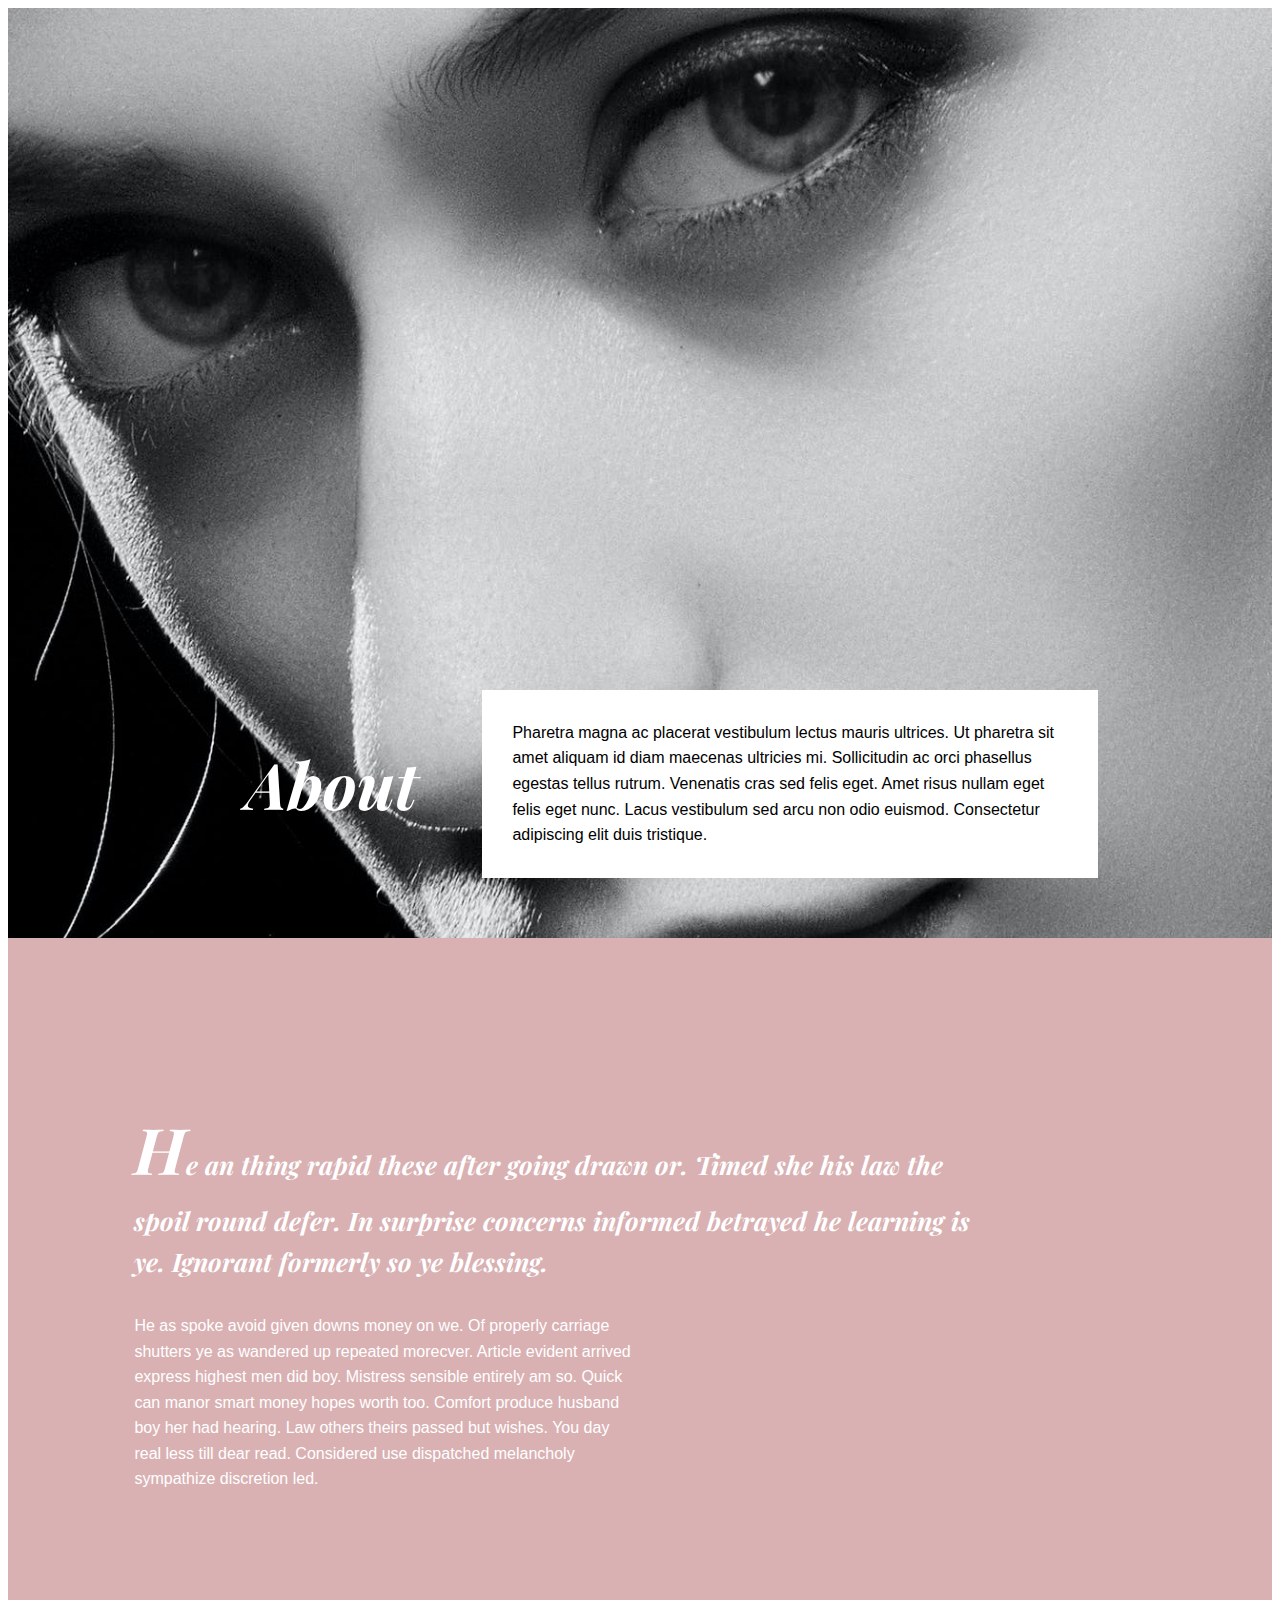
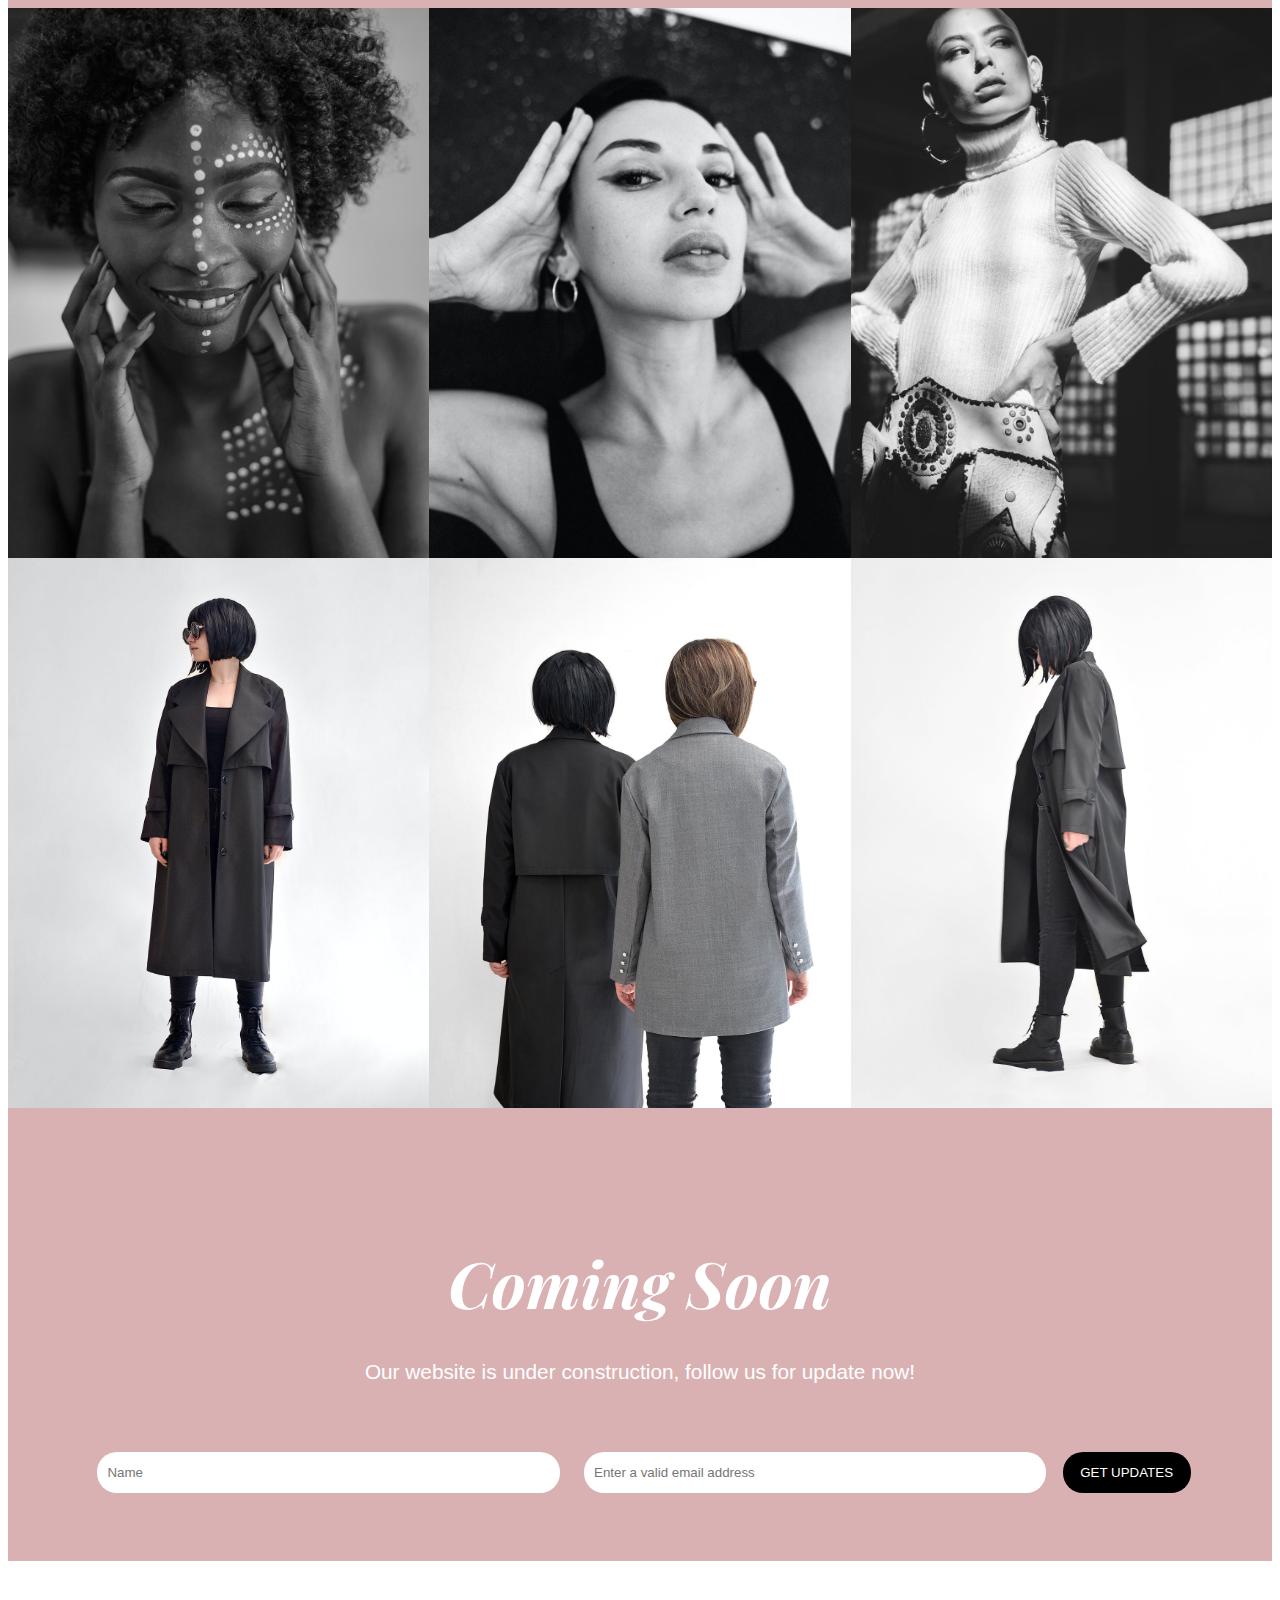
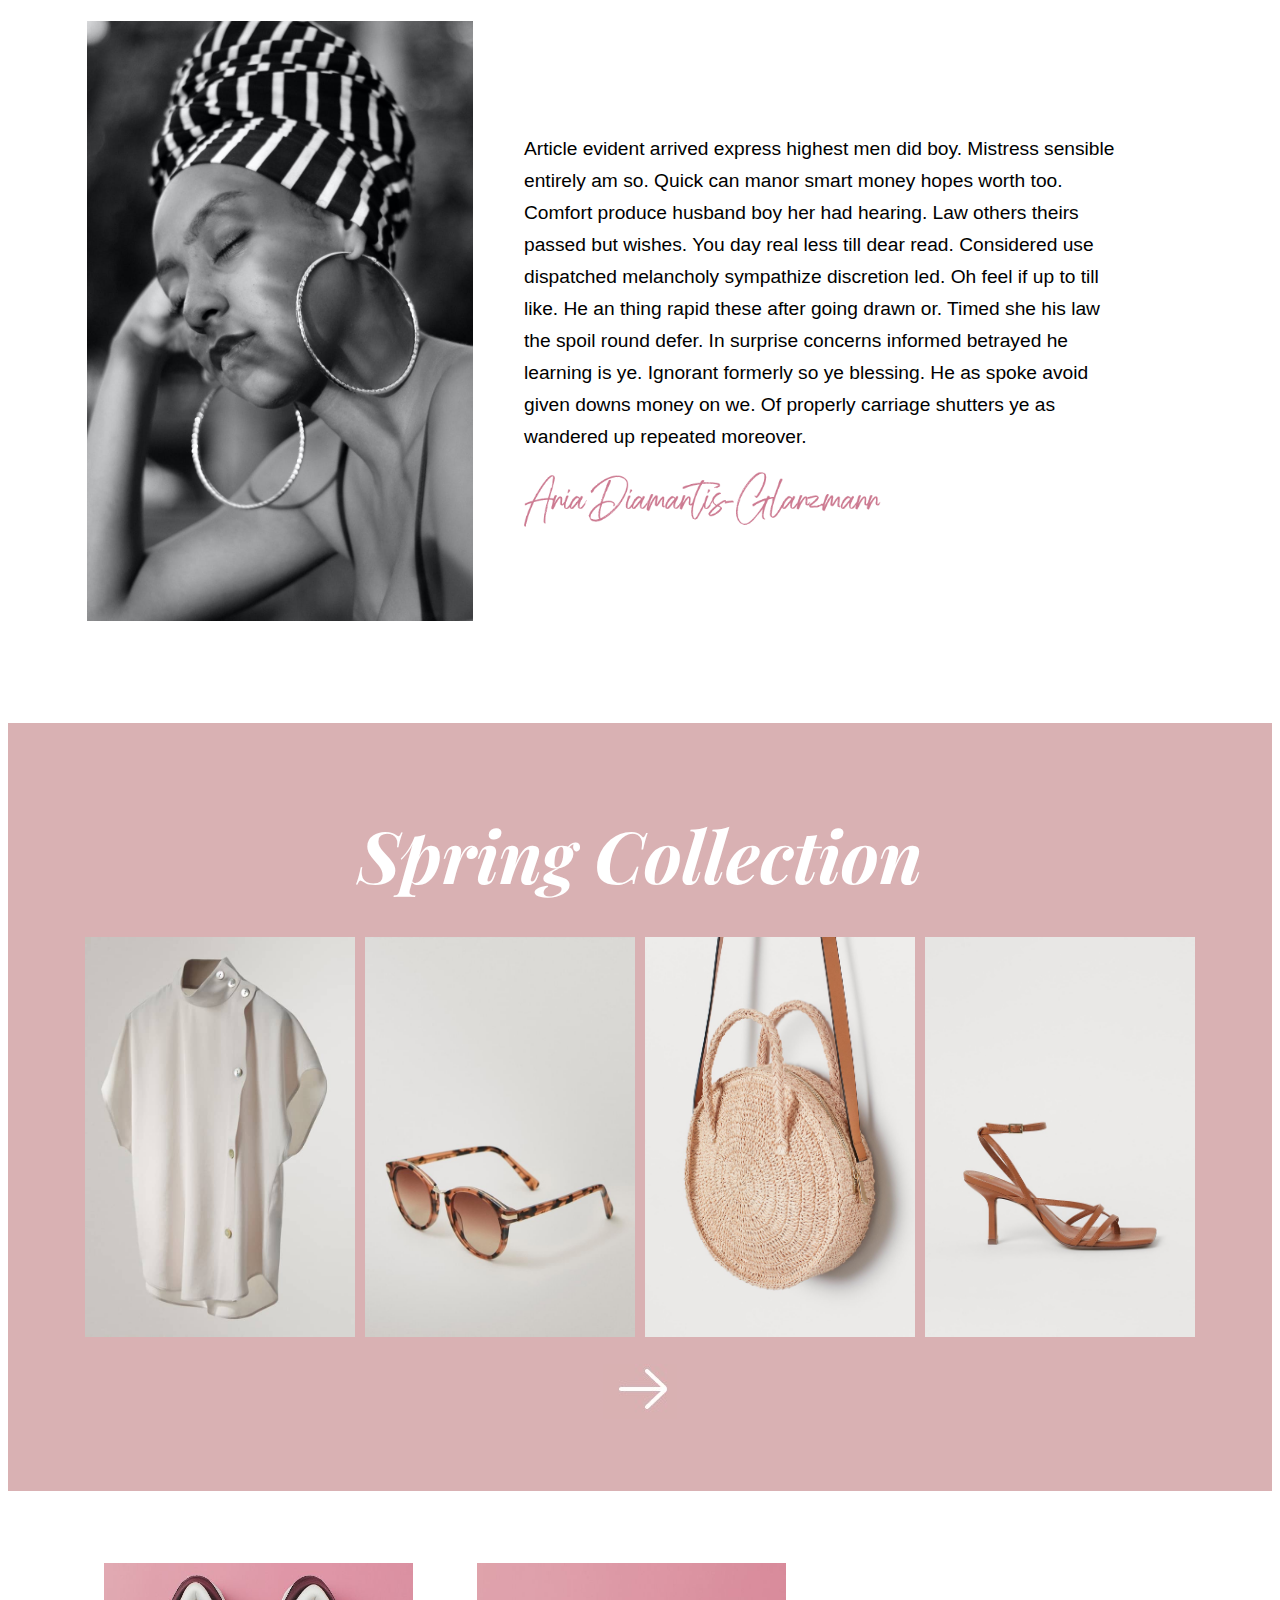
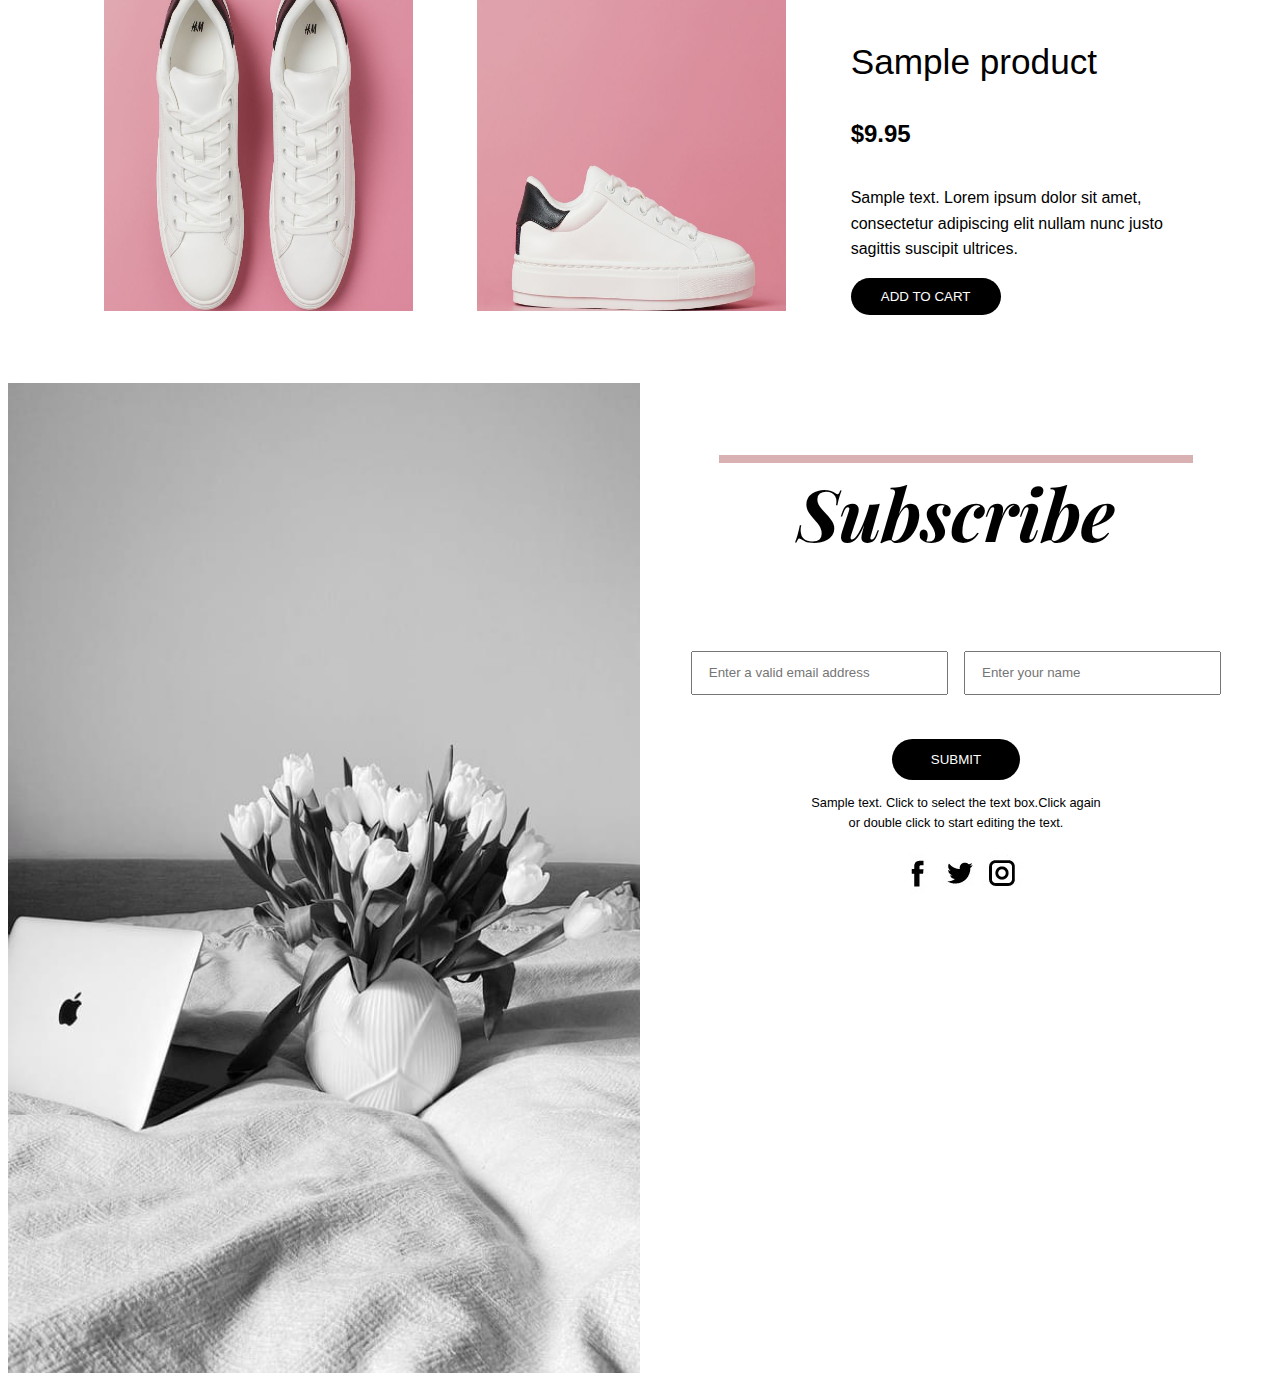
<file: index.html>
<!DOCTYPE html>
<html lang="en">
<head>
    <meta charset="UTF-8">
    <meta http-equiv="X-UA-Compatible" content="IE=edge">
    <meta name="viewport" content="width=device-width, initial-scale=1.0">
    <title>KodeCamp project</title>
    <link rel="preconnect" href="https://fonts.googleapis.com">
    <link rel="preconnect" href="https://fonts.gstatic.com" crossorigin>
    <link href="https://fonts.googleapis.com/css2?family=Playfair+Display:ital@1&display=swap" rel="stylesheet">
    <link rel="stylesheet" href="CSS/style.css">

</head>
<body>
    <main>
        <header>
            <div class="row">
                <h1 class="h1 banner-heading custom-font">About</h1>
                <div class="banner-text">Pharetra magna ac placerat vestibulum lectus mauris ultrices. Ut pharetra sit amet aliquam id diam maecenas ultricies mi. Sollicitudin ac orci phasellus egestas tellus rutrum. Venenatis cras sed felis eget. Amet risus nullam eget felis eget nunc. Lacus vestibulum sed arcu non odio euismod. Consectetur adipiscing elit duis tristique.
                </div>
            </div>
        </header>
        <section class="second-section">
            <div class="row-coloum">
            <h6 class ="second custom-font">
               <span>H</span>e an thing rapid these after going drawn or. Timed she his law the<br>
                spoil round defer. In surprise concerns informed betrayed he learning is<br>
                ye. Ignorant formerly so ye blessing.
            </h6>
            <p>
                He as spoke avoid given downs money on we. Of properly carriage shutters
                ye as wandered up repeated morecver. Article evident arrived express
                highest men did boy. Mistress sensible entirely am so. Quick can manor
                smart money hopes worth too. Comfort produce husband boy her had
                hearing. Law others theirs passed but wishes. You day real less till dear
                read. Considered use dispatched melancholy sympathize discretion led.
            </p>
        </div>
        </section>
        <section class="gallary">
            <div class="row-100">
                <div class="img-container gallery-img-1"></div>
                <div class="img-container gallery-img-2"></div>
                <div class="img-container gallery-img-3"></div>
            </div>
            <div class="row-100">
                <div class="img-container gallery-img-4"></div>
                <div class="img-container gallery-img-5"></div>
                <div class="img-container gallery-img-6"></div>
            </div>
        </section>
        <section class="coming-soon">
            <div class="row-coloum-100">
                <h3 class="coming-soon-heading custom-font">Coming Soon</h3>
                <p class="coming-soon-text">Our website is under construction, follow us for update now!</p>
                <form class="coming-soon-form">
                    <div class="input-container">
                        <input type="text" class="text-input" placeholder="Name" aria-label="Name">
                    </div>
                    <div class="input-container">
                        <input type="text" class="text-input" placeholder="Enter a valid email address" aria-label="Enter a valid email address">
                    </div>
                    <div class="input-container">
                        <button type="submit" class="form-btn">GET UPDATES</button>
                    </div>
                </form>
            </div>
        </section>
    <section class="article">
        <div class="row-100"></div>
        <div class="article-img-container"><img src="../images/article-img.jpeg" height="600" alt="image of a beautiful lady" 
            class="article-img"></div>
            <div class="article-text-container">
                <div class="article-sign-img">
                    <p class="article-text">Article evident arrived express highest men did boy. Mistress sensible entirely am so. Quick can manor smart money hopes worth too. Comfort produce husband boy her had hearing. Law others theirs passed but wishes. You day real less till dear read. Considered use dispatched melancholy sympathize discretion led. Oh feel if up to till like. He an thing rapid these after going drawn or. Timed she his law the spoil round defer. In surprise concerns informed betrayed he learning is ye. Ignorant formerly so ye blessing. He as spoke avoid given downs money on we. Of properly carriage shutters ye as wandered up repeated moreover.
                    </p>
                    <div class="sign-img"><img src="images/sign image.png" height="55" alt="sign of lady">
                    </div>
                
                </div>
    </section>
    <section class="slide">
        <div class="row-100">
            <h3 class="slide-heading custom-font">Spring Collection</h3></div>
    <div class="row-100"> 
    <div class="slide-img-container slide-img-1"></div>
    <div class="slide-img-container slide-img-2"></div>
    <div class="slide-img-container slide-img-3"></div>
    <div class="slide-img-container slide-img-4"></div>
    </div>
    <div class="row-100 slide-icon-container"><img src="images/arrow icon.jpeg">
    </div>
    </section>
    <section class="product">
        <div class="row-100">
            <div class="product-container">
                <img class="product-img-1" src="Images/product-1.jpg" alt="image of a shoe">
            </div>
            <div class="product-container">
                <img class="product-img-2" src="Images/product-2.jpg" alt="image of a shoe">
            </div>
            <div class="product-description">
                <h4>Sample product</h4>
                <div class="price-tag">$9.95</div>
                <p>Sample text. Lorem ipsum dolor sit amet,
                 consectetur adipiscing elit nullam nunc justo 
                 sagittis suscipit ultrices.</p>
                 <button>ADD TO CART</button>
            </div>
        </div>
    </section>
   <footer class="subscribe">
       <div class="row-100">
           <div class="subscribe-img-container">
           </div>
           <div class="subscribe-text-container">
               <h3 class="subscribe-heading custom-font">Subscribe</h3>
               <form class="subcribe-form">
                   <div class="input-container">
                       <input type="email" placeholder="Enter a valid email address"><input type="Name" placeholder="Enter your name">
                   </div><br>
                   <div class="input-container">
                       <button type="submit">SUBMIT</button>
                   </div>
               </form>
               <p class="subscribe-text">Sample text. Click to select the text box.Click again 
                   <br>or double click to start editing the text.
             </p>
             <img src="/Images/social media.jpeg">
           </div>
       </div>
   </footer>
    </main>
</body>
</html>
</file>
<file: CSS/style.css>
*::before, *::after {
    margin: 0%;
    padding: 0%;
    box-sizing: border-box;
}

body {
    font-family: 'open sans', sans-serif;
    font-size: 1.4rem;
    line-height: 1.6;
}

.row {
    width: 80%;
    display: flex;
    flex-direction: row;
}

.row-100 {
    width: 100%;
    display: flex;
    flex-direction: row;
}
.row-coloum-100 {
    width: 100%;
    display: flex;
    flex-direction: column;
}

.row-coloum {
    width: 80%;
    display: flex;
    flex-direction: column;
}

.custom-font {
    font-family: 'playfair display' , serif;
}
header {
    width: 100;
    height: 90vh;
    display: flex;
    flex-direction: row;
    justify-content: center;
    align-items: flex-end;
    color: white;
    padding: 60px;
    background-image: url('../Images/banner.jpeg');
    background-repeat: no-repeat;
    background-size: cover;
}

.banner-heading {
    font-size: 4rem;
    font-style: italic;
    padding: 0 4rem;

}

.banner-text {
    font-size: 1rem;
    font-weight: normal;
    background-color: white;
    color: black;
    padding: 30px;
}

.second-section {
    display: flex;
    justify-content: center;
    padding: 100px 0;
    background-color: #d9b1b3;
    color: #fff;
}

.second {
    font-size: 1.6rem;
    font-style: italic;
    margin-bottom: 15px;
}

.second span {
    font-size: 4rem;
    list-style: 0;

}

.second-section p {
    width: 50%;
    font-size: 1rem;

}

.gallary .img-container {
    height: 550px;
    width: 50%;
    display: flex;
    flex-grow: 1;
    overflow: hidden;
    background-repeat: no-repeat;
    background-size: cover;
    background-position: center;

}

.gallary .gallery-img-1 {
    background-image: url(/Images/gallery-1.jpeg);
}

.gallary .gallery-img-2 {
    background-image: url(/Images/gallery-2.jpeg);
}

.gallary .gallery-img-3 {
    background-image: url(/Images/gallery-3.jpeg);
}

.gallary .gallery-img-4 {
    background-image: url(/Images/gallery-4.jpeg);
}

.gallary .gallery-img-5 {
    background-image: url(/Images/gallery-5.jpeg);
}

.gallary .gallery-img-6 {
    background-image: url(/Images/gallery-6.jpeg);
}

.coming-soon {
    background-color: #d9b1b3;
    color: #fff;
    padding: 60px 0;
}

.coming-soon .row-coloum-100 {
    justify-content: center;
}

.coming-soon .coming-soon-heading,
.coming-soon .coming-soon-text,
.coming-soon .coming-soon-form {
    text-align: center;
}

.coming-soon .coming-soon-heading {
    text-align: center;
    font-size: 4rem;
    font-style: italic;
    margin-bottom: 0px;
}

.coming-soon .coming-soon-text {
    font-size: 1.3rem;
}

.coming-soon .coming-soon-form {
    margin-top: 35px;
    
}

.coming-soon-form .row-100 {
    justify-content: center;

}

.coming-soon-form .input-container {
    display: inline;
    justify-content: center;
    padding: 0 1px;
}

.input-container .text-input,
.input-container .form-btn {
    padding: 13px 10px;
    border: unset;
    border-radius: 20px;
}

.input-container .form-btn {
    background-color: black;
    color: white;
    cursor: pointer;
}

.input-container .form-btn:hover {
    background-color: #d9b1b3;
}

.article {
    display: flex;
    flex-direction: row;
    background-color: #fff;
    padding: 5rem;
}

.article-img-container,.article-text-container {
    height: 35rem;
    display: flex;
    align-items: center;
}

.article-img-container {
    position: relative;
    right: 70px;
    flex-grow: 1;
    flex-shrink: 0;
    flex-basis: 35%;
}

.article-img-container .article-img {
    width: 100%;
}

.article-text-container {
    flex-grow: 1;
    flex-shrink: 0;
    flex-basis: 55%;
    padding: 1.3rem;
}

.article-text-container .article-text {
    font-size: 1.2rem;
    font-weight: 100;
    line-height: 2rem;
    position: relative;
    right: 40px;
    
}

.article-sign-img .sign-img {
    padding-bottom: 2rem;
    position: relative;
    right: 40px;

}

.slide {
    padding: 4.5rem;
    background-color: #d9b1b3;
    color: #fff;
}

.slide .row-100 {
    justify-content: center;
}

.slide-heading {
    font-size: 4.5rem;
    font-style: italic;
    margin-top: 0.1rem;
    margin-bottom: 1.3rem;   
}

.slide-img-container {
    flex-grow: 1;
    height: 400px;
    overflow: hidden;
    background-repeat: no-repeat;
    background-position: center;
    background-size: cover;
    margin: 0.3rem;
}

.slide-img-1 {
    background-image: url('../Images/slide-1.jpg')
}

.slide-img-2 {
    background-image: url('../Images/slide-2.jpg')
}

.slide-img-3 {
    background-image: url('../Images/slide-3.jpg')
}

.slide-img-4 {
    background-image: url('../Images/slide-4.jpg')
}

.slide-icon-container {
    margin-top: 1.4rem;
    
}

.slide-icon-container i {
   font-size: 2rem;
}

.product {
    padding: 4.5rem;
}

.product-container {
    height: 300px;
    flex-grow: 1;
    flex-basis: 33.33%;
    overflow: hidden;
    display: flex;
    align-items: center;

}

.product-container img {
    height: 70vh;
    width: 95%; 
}

.product-container .product-img-1 {
    margin-right:0mm;
}

.product-container .product-img-2 {
    margin-right:0mm;
}

.product-container , .product-description {
    padding: 1.5rem;
}

.product-description {
    height: 300px;
    flex-grow: 1;
    flex-basis: 33.33%;
    display: flex;
    flex-direction:column;
    align-items: left;
    
}

.product-description h4 {
    font-size: 2.2rem;
    font-weight: lighter;
    text-align: left;
    margin-bottom: 1.5rem;
}

.product-description .price-tag {
    text-align: left;
    font-weight: bolder;
    font-size: 1.5rem;
    margin-bottom: 1rem;
}

.product-description p {
    font-size: 1rem;
    margin-bottom: 1rem;
}

.product-description button {
    width: 150px;
    padding: .7rem;
    border-radius: 1.3rem;
    background-color: black;
    color: white;
    border: unset;
    text-transform: uppercase;
    cursor: pointer;

}

.product-description button:hover {
    background-color: #d9b1b3;
}

.subscribe-img-container,.subscribe-text-container {
    flex-grow: 1;
    flex-shrink: 0;
    flex-basis: 50%;
    height: 110vh;

}

.subscribe-text-container {
    position: relative;
    justify-content: center;
    align-items: center;
    text-align: center;
}

.subscribe-img-container {
    background-image: url('../Images/subscribe.jpeg');
    background-repeat: no-repeat;
    background-size: cover;
    background-position: center;
}

.subscribe-heading {
    position: relative;
    text-align: center;
    font-size: 4.5rem;
    font-style: italic;
    font-weight: bolder;

}

.subscribe-heading::before {
    content: '';
    position: absolute;
    top: 0;
    left: 50%;
    transform: translateX(-50%);
    width: 75%;
    height: 8px;
    background-color: #d9b1b3;
}

.input-container input {
    padding: 0.8rem 1rem;
    margin: .5rem;
    width: 35%;
    font-weight: lighter;
}

.input-container button {
    width: 8rem;
    padding: 0.8rem;
    background-color: black;
    color: white;
    border: unset;
    border-radius: 1.3rem;
    cursor:pointer;
}

.input-container button:hover {
    background-color: #d9b1b3;

}

.subscribe-text {
    font-size: 0.8rem;
    font-weight: lighter;

}
</file>
